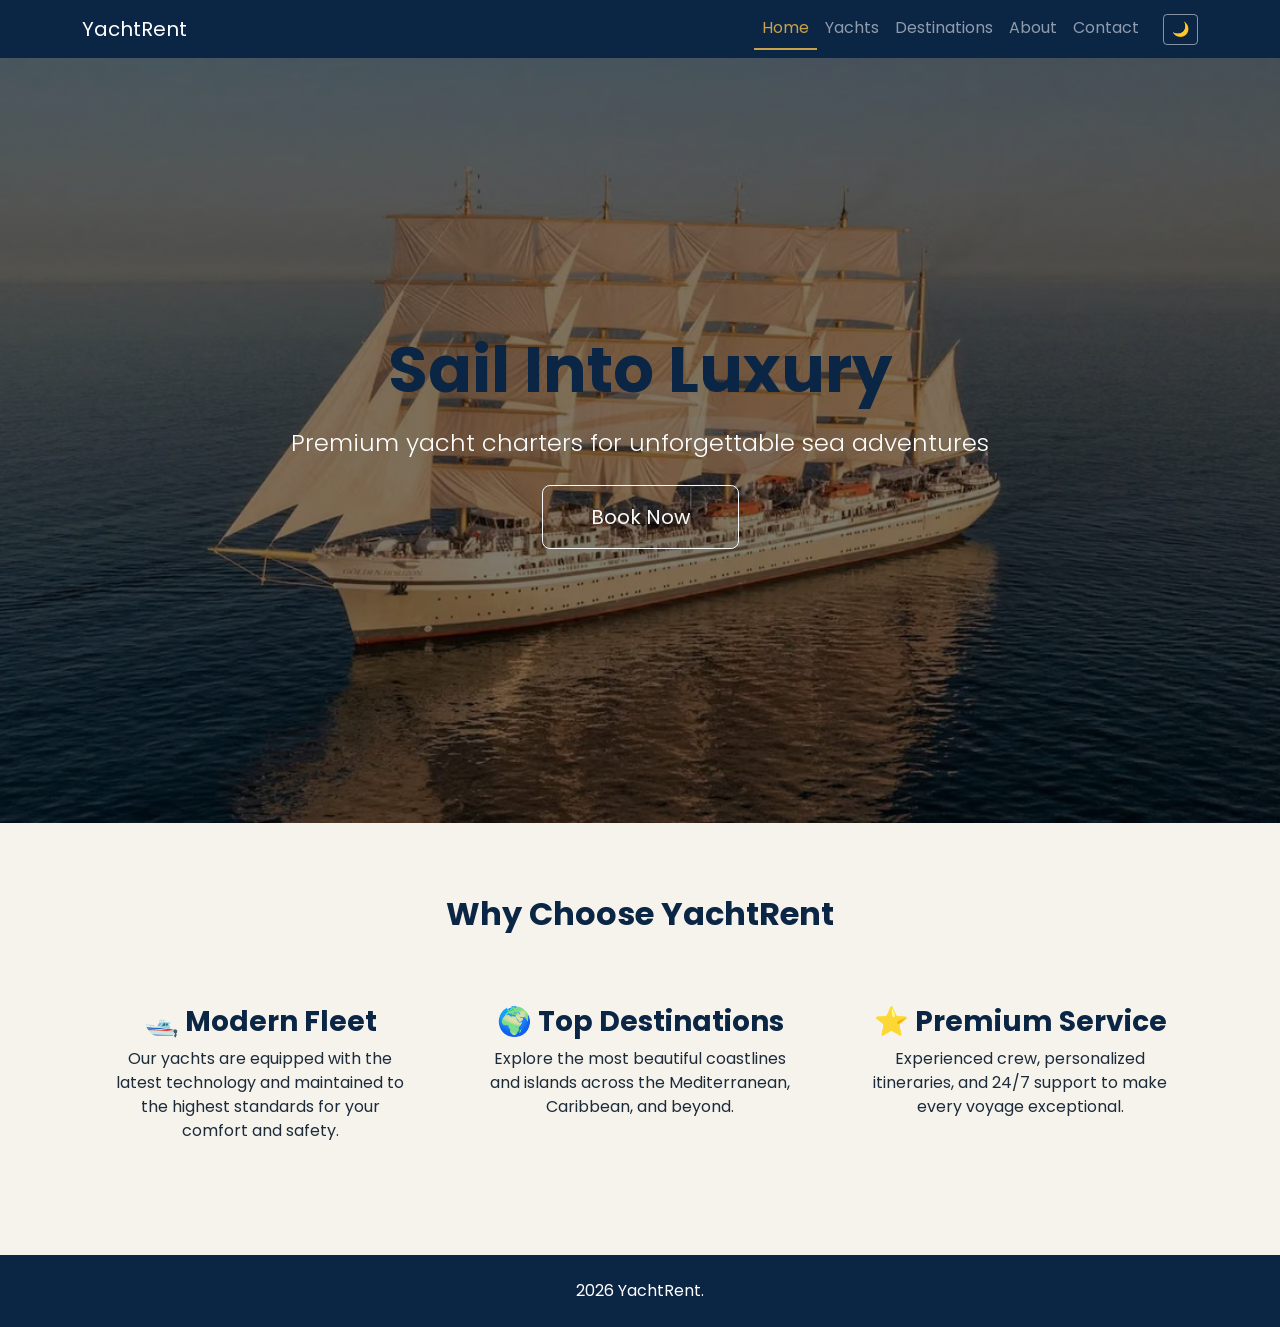
<file: index.html>
<!DOCTYPE html>
<html lang="en">
<head>
    <meta charset="UTF-8">
    <meta name="viewport" content="width=device-width, initial-scale=1.0">
    <title>Yacht Rental — Home</title>
    <link href="https://cdn.jsdelivr.net/npm/bootstrap@5.3.3/dist/css/bootstrap.min.css" rel="stylesheet">
    <link rel="stylesheet" href="css/style.css">
    <script src="js/theme.js"></script>
</head>
<body>

    <header>
        <nav class="navbar navbar-expand-lg navbar-dark bg-dark">
            <div class="container">
                <a class="navbar-brand" href="index.html">YachtRent</a>
                <button class="navbar-toggler" type="button" data-bs-toggle="collapse" data-bs-target="#mainNav">
                    <span class="navbar-toggler-icon"></span>
                </button>
                <div class="collapse navbar-collapse" id="mainNav">
                    <ul class="navbar-nav ms-auto">
                        <li class="nav-item"><a class="nav-link active" href="index.html">Home</a></li>
                        <li class="nav-item"><a class="nav-link" href="yachts.html">Yachts</a></li>
                        <li class="nav-item"><a class="nav-link" href="destinations.html">Destinations</a></li>
                        <li class="nav-item"><a class="nav-link" href="about.html">About</a></li>
                        <li class="nav-item"><a class="nav-link" href="contact.html">Contact</a></li>
                    </ul>
                    <button type="button" id="theme-toggle" class="btn btn-sm text-white theme-btn ms-lg-3 mt-2 mt-lg-0">🌙</button>
                </div>
            </div>
        </nav>
    </header>

    <main>

        <section class="hero-section text-white text-center d-flex align-items-center" style="background: linear-gradient(rgba(0,0,0,0.5), rgba(0,0,0,0.5)), url('images/golden.png') center/cover no-repeat; min-height: 85vh;">
            <div class="container">
                <h1 class="display-3 fw-bold mb-3">Sail Into Luxury</h1>
                <p class="lead fs-4 mb-4">Premium yacht charters for unforgettable sea adventures</p>
                <a href="contact.html" class="btn btn-lg btn-outline-light px-5 py-3">Book Now</a>
            </div>
        </section>


        <section class="container my-5 py-4">
            <h2 class="text-center mb-5">Why Choose YachtRent</h2>
            <div class="row text-center g-4">
                <div class="col-12 col-md-4">
                    <div class="p-4">
                        <h3>🛥️ Modern Fleet</h3>
                        <p>Our yachts are equipped with the latest technology and maintained to the highest standards for your comfort and safety.</p>
                    </div>
                </div>
                <div class="col-12 col-md-4">
                    <div class="p-4">
                        <h3>🌍 Top Destinations</h3>
                        <p>Explore the most beautiful coastlines and islands across the Mediterranean, Caribbean, and beyond.</p>
                    </div>
                </div>
                <div class="col-12 col-md-4">
                    <div class="p-4">
                        <h3>⭐ Premium Service</h3>
                        <p>Experienced crew, personalized itineraries, and 24/7 support to make every voyage exceptional.</p>
                    </div>
                </div>
            </div>
        </section>
    </main>

    <footer class="bg-dark text-white text-center py-4">
        <div class="container">
            <p class="mb-0">2026 YachtRent.</p>
        </div>
    </footer>

    <script src="https://cdn.jsdelivr.net/npm/bootstrap@5.3.3/dist/js/bootstrap.bundle.min.js"></script>
</body>
</html>
</file>
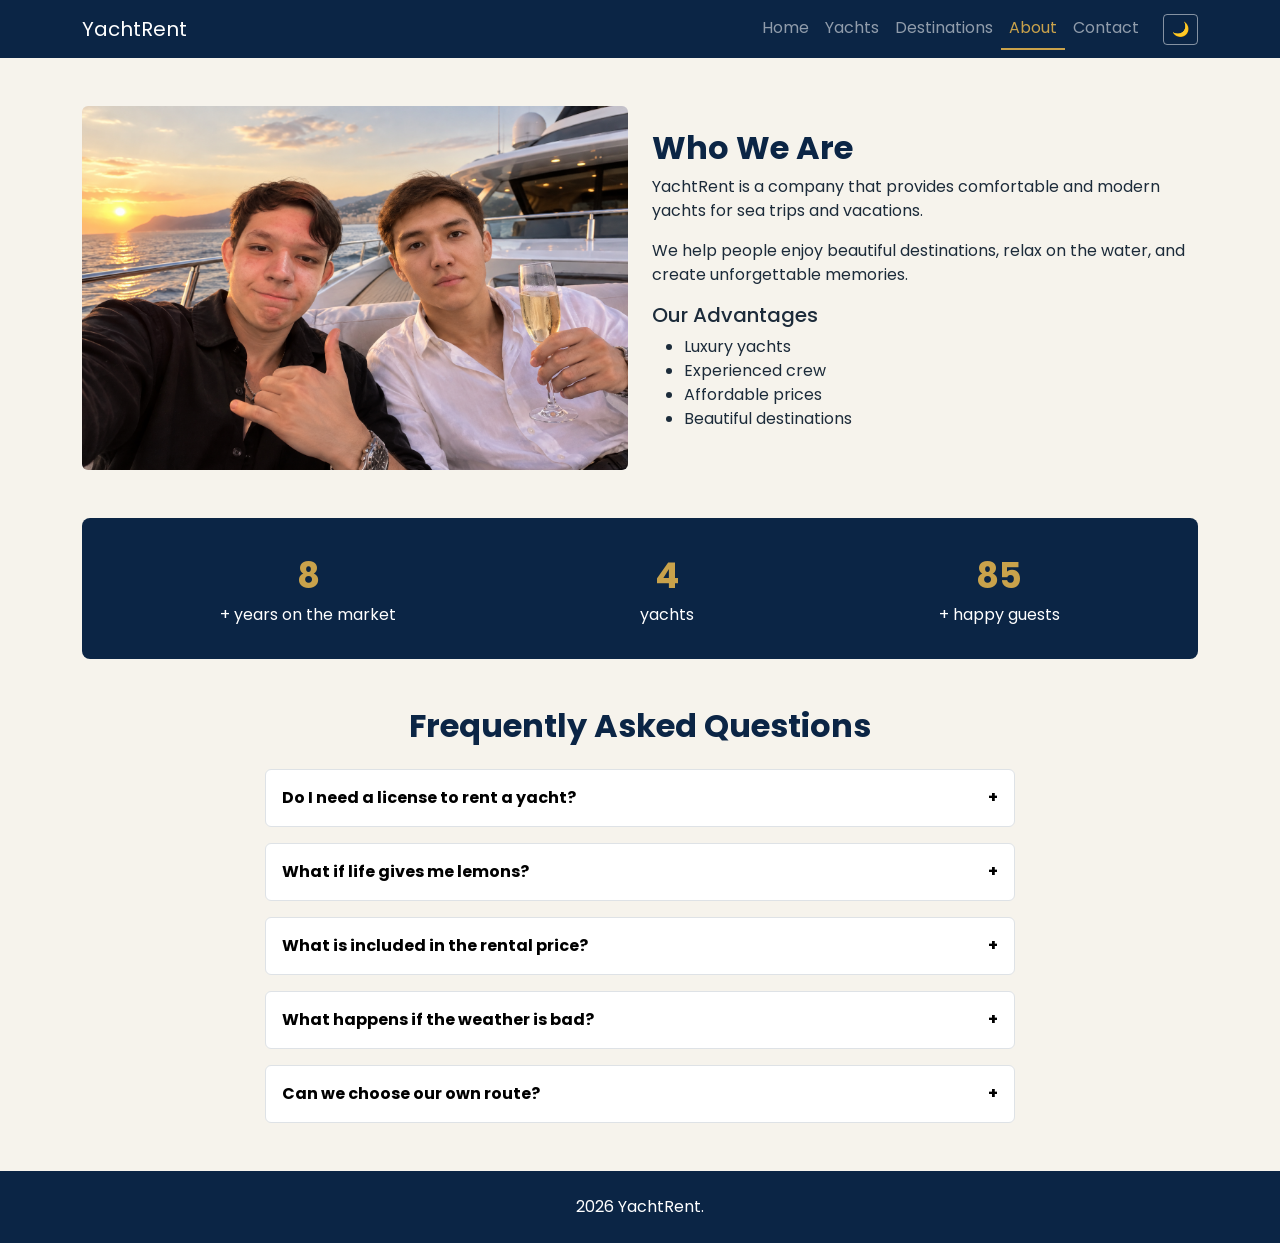
<file: about.html>
<!DOCTYPE html>
<html lang="en">
<head>
    <meta charset="UTF-8">
    <meta name="viewport" content="width=device-width, initial-scale=1.0">
    <title>Yacht Rental — About</title>
    <link href="https://cdn.jsdelivr.net/npm/bootstrap@5.3.3/dist/css/bootstrap.min.css" rel="stylesheet">
    <link rel="stylesheet" href="css/style.css">
    <script src="js/theme.js"></script>
</head>
<body>

    <header>
        <nav class="navbar navbar-expand-lg navbar-dark bg-dark">
            <div class="container">
                <a class="navbar-brand" href="index.html">YachtRent</a>
                <button class="navbar-toggler" type="button" data-bs-toggle="collapse" data-bs-target="#mainNav">
                    <span class="navbar-toggler-icon"></span>
                </button>
                <div class="collapse navbar-collapse" id="mainNav">
                    <ul class="navbar-nav ms-auto">
                        <li class="nav-item"><a class="nav-link" href="index.html">Home</a></li>
                        <li class="nav-item"><a class="nav-link" href="yachts.html">Yachts</a></li>
                        <li class="nav-item"><a class="nav-link" href="destinations.html">Destinations</a></li>
                        <li class="nav-item"><a class="nav-link active" href="about.html">About</a></li>
                        <li class="nav-item"><a class="nav-link" href="contact.html">Contact</a></li>
                    </ul>
                    <button type="button" id="theme-toggle" class="btn btn-sm text-white theme-btn ms-lg-3 mt-2 mt-lg-0">🌙</button>
                </div>
            </div>
        </nav>
    </header>

    <main class="container my-5">
        <section class="row align-items-center mb-5">
            <div class="col-md-6 mb-4 mb-md-0">
                <img src="images/werich.png" class="img-fluid rounded" alt="Yacht at sea">
            </div>
            <div class="col-md-6">
                <h2>Who We Are</h2>
                <p>YachtRent is a company that provides comfortable and modern yachts for sea trips and vacations.</p>
                <p>We help people enjoy beautiful destinations, relax on the water, and create unforgettable memories.</p>
                <h3 class="h5">Our Advantages</h3>
                <ul>
                    <li>Luxury yachts</li>
                    <li>Experienced crew</li>
                    <li>Affordable prices</li>
                    <li>Beautiful destinations</li>
                </ul>
            </div>
        </section>

        <section class="stats mb-5">
            <div class="stat"><span class="stat-number" data-target="10">0</span>+ years on the market</div>
            <div class="stat"><span class="stat-number" data-target="5">0</span> yachts</div>
            <div class="stat"><span class="stat-number" data-target="100">0</span>+ happy guests</div>
        </section>

        <section class="my-5" id="faq">
            <h2 class="text-center mb-4">Frequently Asked Questions</h2>
            <div class="faq-list mx-auto" style="max-width: 750px;">
                <div class="faq-item border rounded mb-3 bg-white">
                    <button class="faq-question w-100 text-start p-3 fw-bold border-0 bg-transparent d-flex justify-content-between align-items-center" type="button">
                        <span>Do I need a license to rent a yacht?</span>
                        <span class="faq-icon">+</span>
                    </button>
                    <div class="faq-answer p-3 border-top text-muted" style="display: none;">
                        No, all our yachts include a professional licensed captain and crew, so you can relax and enjoy the trip.
                    </div>
                </div>
                <div class="faq-item border rounded mb-3 bg-white">
                    <button class="faq-question w-100 text-start p-3 fw-bold border-0 bg-transparent d-flex justify-content-between align-items-center" type="button">
                        <span>What if life gives me lemons?</span>
                        <span class="faq-icon">+</span>
                    </button>
                    <div class="faq-answer p-3 border-top text-muted" style="display: none;">
                        When life gives you lemons? Don't make lemonade. Make life take the lemons back! Get mad!
                    </div>
                </div>
                <div class="faq-item border rounded mb-3 bg-white">
                    <button class="faq-question w-100 text-start p-3 fw-bold border-0 bg-transparent d-flex justify-content-between align-items-center" type="button">
                        <span>What is included in the rental price?</span>
                        <span class="faq-icon">+</span>
                    </button>
                    <div class="faq-answer p-3 border-top text-muted" style="display: none;">
                        The price includes the yacht, fuel for standard routes, captain services, safety gear, and soft drinks.
                    </div>
                </div>
                <div class="faq-item border rounded mb-3 bg-white">
                    <button class="faq-question w-100 text-start p-3 fw-bold border-0 bg-transparent d-flex justify-content-between align-items-center" type="button">
                        <span>What happens if the weather is bad?</span>
                        <span class="faq-icon">+</span>
                    </button>
                    <div class="faq-answer p-3 border-top text-muted" style="display: none;">
                        If weather conditions are unsafe, our captain will reschedule your voyage or issue a full refund.
                    </div>
                </div>
                <div class="faq-item border rounded mb-3 bg-white">
                    <button class="faq-question w-100 text-start p-3 fw-bold border-0 bg-transparent d-flex justify-content-between align-items-center" type="button">
                        <span>Can we choose our own route?</span>
                        <span class="faq-icon">+</span>
                    </button>
                    <div class="faq-answer p-3 border-top text-muted" style="display: none;">
                        Yes, you can customize your route with the captain before departure, including swim stops and sightseeing.
                    </div>
                </div>
            </div>
        </section>
    </main>

    <footer class="bg-dark text-white text-center py-4">
        <div class="container">
            <p class="mb-0">2026 YachtRent.</p>
        </div>
    </footer>
    <script src="https://code.jquery.com/jquery-3.7.1.min.js"></script>
    <script src="https://cdn.jsdelivr.net/npm/bootstrap@5.3.3/dist/js/bootstrap.bundle.min.js"></script>
    <script src="js/jq-effects.js"></script>
</body>
</html>
</file>
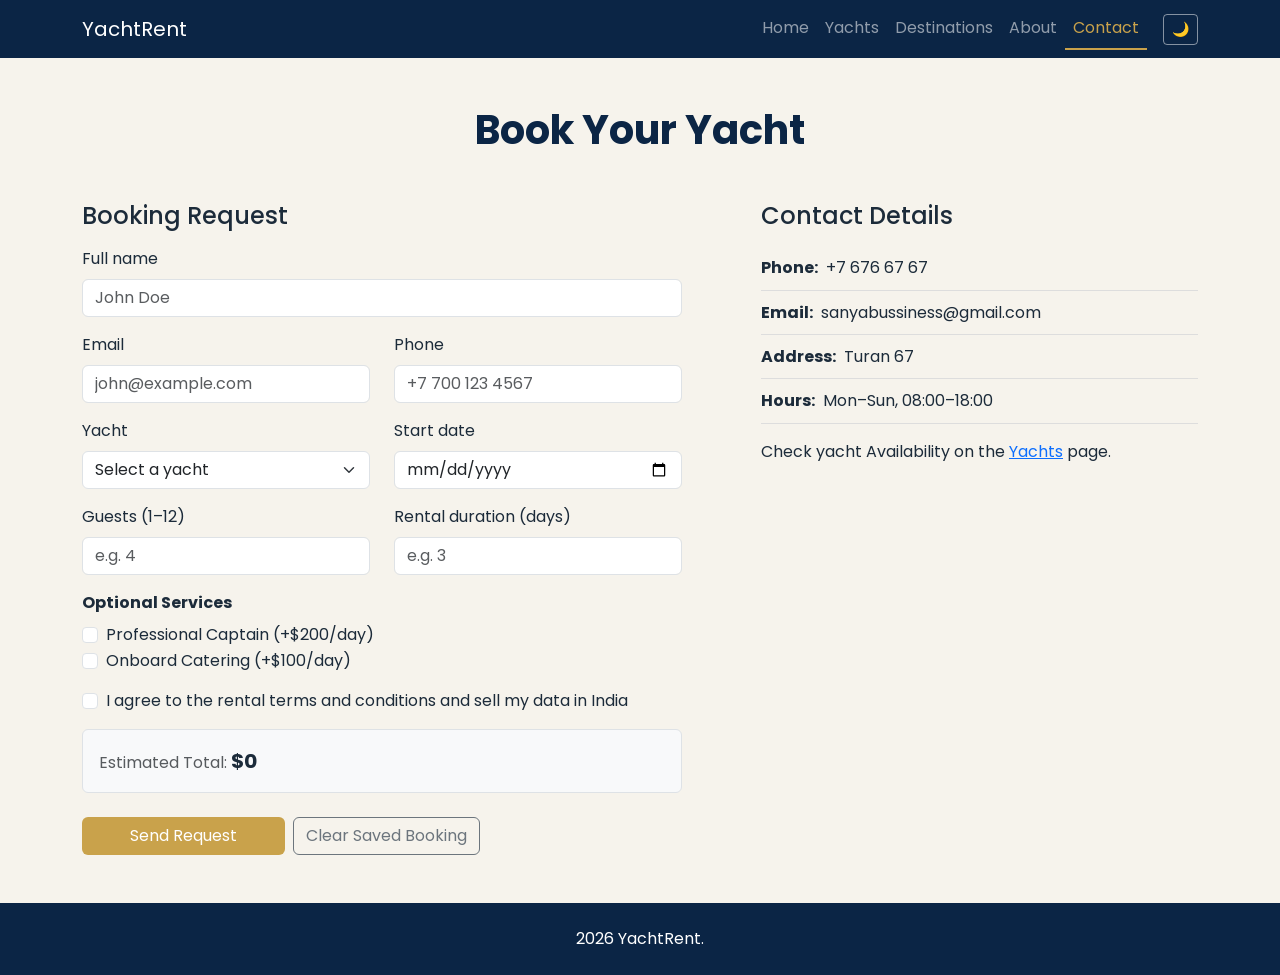
<file: contact.html>
<!DOCTYPE html>
<html lang="en">
<head>
    <meta charset="UTF-8">
    <meta name="viewport" content="width=device-width, initial-scale=1.0">
    <title>Yacht Rental — Contact</title>
    <link href="https://cdn.jsdelivr.net/npm/bootstrap@5.3.3/dist/css/bootstrap.min.css" rel="stylesheet">
    <link rel="stylesheet" href="css/style.css">
    <script src="js/theme.js"></script>
</head>
<body>

    <header>
        <nav class="navbar navbar-expand-lg navbar-dark bg-dark">
            <div class="container">
                <a class="navbar-brand" href="index.html">YachtRent</a>
                <button class="navbar-toggler" type="button" data-bs-toggle="collapse" data-bs-target="#mainNav">
                    <span class="navbar-toggler-icon"></span>
                </button>
                <div class="collapse navbar-collapse" id="mainNav">
                    <ul class="navbar-nav ms-auto">
                        <li class="nav-item"><a class="nav-link" href="index.html">Home</a></li>
                        <li class="nav-item"><a class="nav-link" href="yachts.html">Yachts</a></li>
                        <li class="nav-item"><a class="nav-link" href="destinations.html">Destinations</a></li>
                        <li class="nav-item"><a class="nav-link" href="about.html">About</a></li>
                        <li class="nav-item"><a class="nav-link active" href="contact.html">Contact</a></li>
                    </ul>
                    <button type="button" id="theme-toggle" class="btn btn-sm text-white theme-btn ms-lg-3 mt-2 mt-lg-0">🌙</button>
                </div>
            </div>
        </nav>
    </header>

    <main class="container my-5">

        <h1 class="text-center mb-5">Book Your Yacht</h1>

        <div class="row g-5">
            <section class="col-12 col-lg-7">
                <h2 class="h4 mb-3">Booking Request</h2>
                <div id="booking-success" class="alert alert-success d-none" role="alert">
                    Thank you! Your booking request has been submitted successfully. We will contact you shortly.
                </div>
                <form action="#" method="post" id="booking-form" novalidate>
                    <div class="mb-3">
                        <label for="name" class="form-label">Full name</label>
                        <input type="text" class="form-control" id="name" name="name" placeholder="John Doe">
                        <div class="invalid-feedback"></div>
                    </div>
                    <div class="row">
                        <div class="col-md-6 mb-3">
                            <label for="email" class="form-label">Email</label>
                            <input type="email" class="form-control" id="email" name="email" placeholder="john@example.com">
                            <div class="invalid-feedback"></div>
                        </div>
                        <div class="col-md-6 mb-3">
                            <label for="phone" class="form-label">Phone</label>
                            <input type="tel" class="form-control" id="phone" name="phone" placeholder="+7 700 123 4567">
                            <div class="invalid-feedback"></div>
                        </div>
                    </div>
                    <div class="row">
                        <div class="col-md-6 mb-3">
                            <label for="yacht" class="form-label">Yacht</label>
                            <select class="form-select" id="yacht" name="yacht">
                                <option value="">Select a yacht</option>
                                <option value="Azure Spirit">Azure Spirit</option>
                                <option value="Ocean Pearl">Ocean Pearl</option>
                                <option value="Golden Horizon">Golden Horizon</option>
                                <option value="Sea Breeze">Sea Breeze</option>
                                <option value="Royal Wave">Royal Wave</option>
                            </select>
                            <div class="invalid-feedback"></div>
                        </div>
                        <div class="col-md-6 mb-3">
                            <label for="date" class="form-label">Start date</label>
                            <input type="date" class="form-control" id="date" name="date">
                            <div class="invalid-feedback"></div>
                        </div>
                    </div>
                    <div class="row">
                        <div class="col-md-6 mb-3">
                            <label for="guests" class="form-label">Guests (1–12)</label>
                            <input type="number" class="form-control" id="guests" name="guests" min="1" max="12" placeholder="e.g. 4">
                            <div class="invalid-feedback"></div>
                        </div>
                        <div class="col-md-6 mb-3">
                            <label for="days" class="form-label">Rental duration (days)</label>
                            <input type="number" class="form-control" id="days" name="days" min="1" placeholder="e.g. 3">
                            <div class="invalid-feedback"></div>
                        </div>
                    </div>
                    <div class="mb-3">
                        <label class="form-label fw-bold">Optional Services</label>
                        <div class="form-check">
                            <input class="form-check-input" type="checkbox" id="service-captain" name="service-captain">
                            <label class="form-check-label" for="service-captain">
                                Professional Captain (+$200/day)
                            </label>
                        </div>
                        <div class="form-check">
                            <input class="form-check-input" type="checkbox" id="service-catering" name="service-catering">
                            <label class="form-check-label" for="service-catering">
                                Onboard Catering (+$100/day)
                            </label>
                        </div>
                    </div>
                    <div class="form-check mb-3">
                        <input class="form-check-input" type="checkbox" id="terms" name="terms">
                        <label class="form-check-label" for="terms">
                            I agree to the rental terms and conditions and sell my data in India
                        </label>
                        <div class="invalid-feedback"></div>
                    </div>
                    <div class="p-3 bg-light rounded border mb-4">
                        <span class="text-muted">Estimated Total: </span>
                        <strong id="total-price" class="fs-5">$0</strong>
                    </div>
                    <div class="d-flex flex-wrap gap-2">
                        <button type="submit" class="btn btn-gold px-5">Send Request</button>
                        <button type="button" class="btn btn-outline-secondary" id="clear-draft-btn">Clear Saved Booking</button>
                    </div>
                </form>
            </section>

            <section class="col-12 col-lg-5">
                <h2 class="h4 mb-3">Contact Details</h2>
                <ul class="contact-info list-unstyled">
                    <li><strong>Phone:</strong> +7 676 67 67</li>
                    <li><strong>Email:</strong> sanyabussiness@gmail.com</li>
                    <li><strong>Address:</strong> Turan 67</li>
                    <li><strong>Hours:</strong> Mon–Sun, 08:00–18:00</li>
                </ul>
                <p>Check yacht Availability on the <a href="yachts.html">Yachts</a> page.</p>
            </section>
        </div>

    </main>

    <footer class="bg-dark text-white text-center py-4">
        <div class="container">
            <p class="mb-0">2026 YachtRent.</p>
        </div>
    </footer>

    <script src="https://code.jquery.com/jquery-3.7.1.min.js"></script>
    <script src="https://cdn.jsdelivr.net/npm/bootstrap@5.3.3/dist/js/bootstrap.bundle.min.js"></script>
    <script src="js/yacht.js"></script>
    <script src="js/data.js"></script>
    <script src="js/validation.js"></script>
    <script src="js/jq-effects.js"></script>
</body>
</html>
</file>
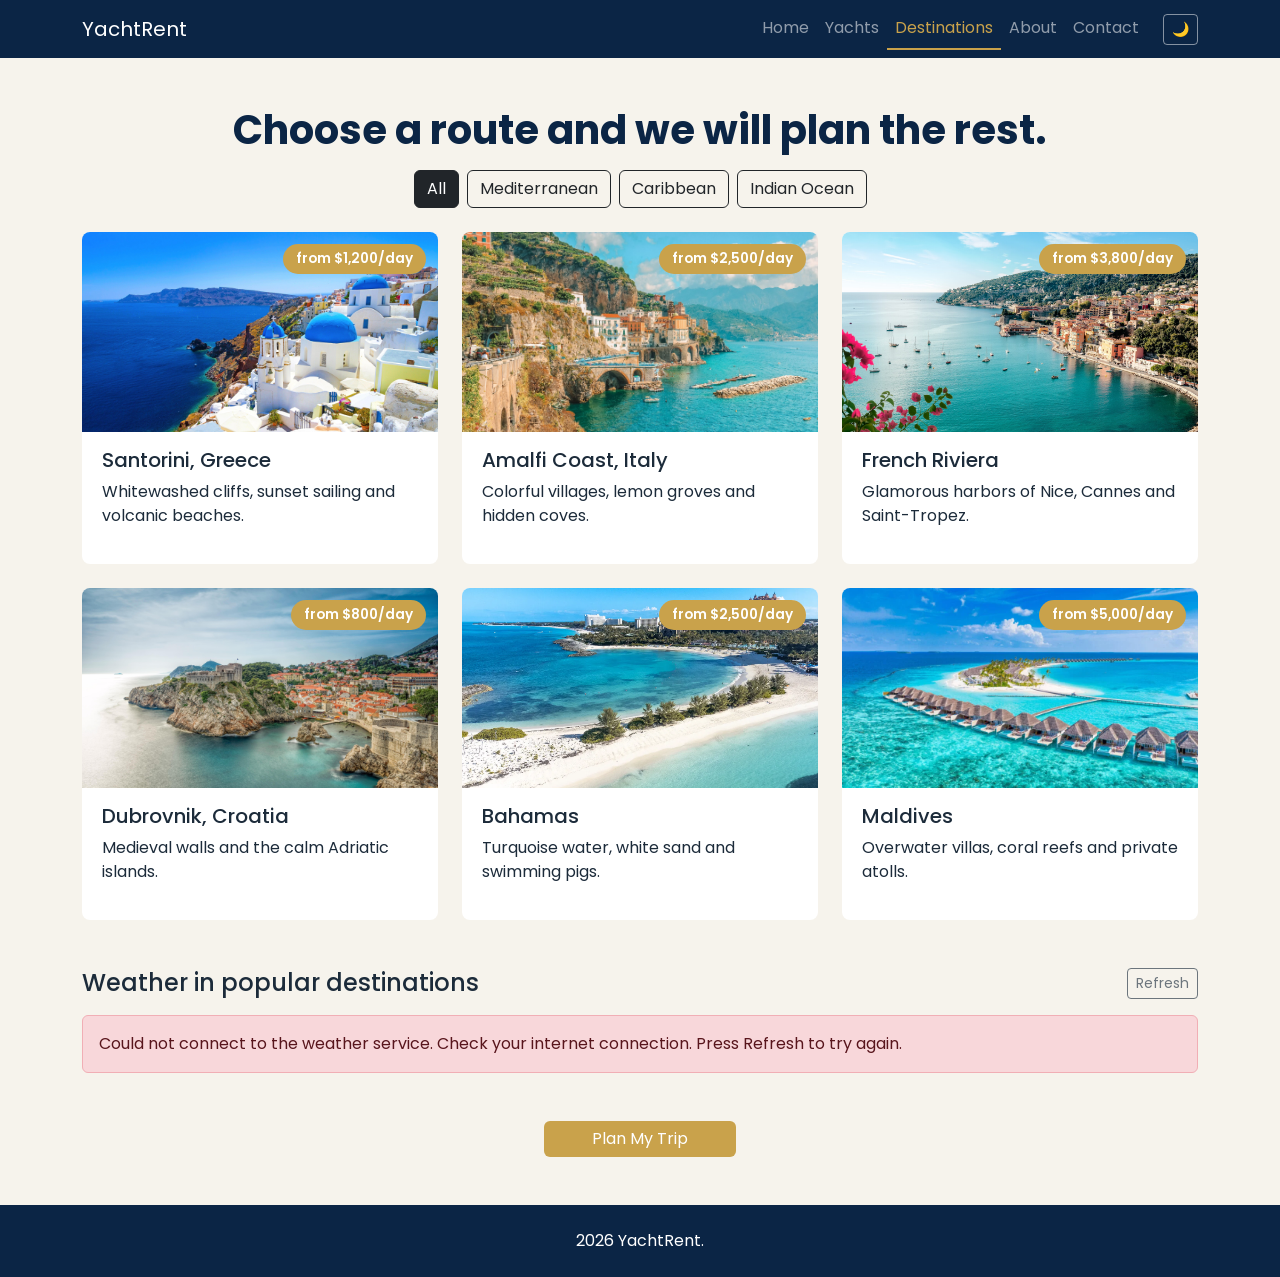
<file: destinations.html>
<!DOCTYPE html>
<html lang="en">
<head>
    <meta charset="UTF-8">
    <meta name="viewport" content="width=device-width, initial-scale=1.0">
    <title>Yacht Rental — Destinations</title>
    <link href="https://cdn.jsdelivr.net/npm/bootstrap@5.3.3/dist/css/bootstrap.min.css" rel="stylesheet">
    <link rel="stylesheet" href="css/style.css">
    <script src="js/theme.js"></script>
</head>
<body>

    <header>
        <nav class="navbar navbar-expand-lg navbar-dark bg-dark">
            <div class="container">
                <a class="navbar-brand" href="index.html">YachtRent</a>
                <button class="navbar-toggler" type="button" data-bs-toggle="collapse" data-bs-target="#mainNav">
                    <span class="navbar-toggler-icon"></span>
                </button>
                <div class="collapse navbar-collapse" id="mainNav">
                    <ul class="navbar-nav ms-auto">
                        <li class="nav-item"><a class="nav-link" href="index.html">Home</a></li>
                        <li class="nav-item"><a class="nav-link" href="yachts.html">Yachts</a></li>
                        <li class="nav-item"><a class="nav-link active" href="destinations.html">Destinations</a></li>
                        <li class="nav-item"><a class="nav-link" href="about.html">About</a></li>
                        <li class="nav-item"><a class="nav-link" href="contact.html">Contact</a></li>
                    </ul>
                    <button type="button" id="theme-toggle" class="btn btn-sm text-white theme-btn ms-lg-3 mt-2 mt-lg-0">🌙</button>
                </div>
            </div>
        </nav>
    </header>

    <main class="container my-5">

        <h1 class="text-center mb-3">Choose a route and we will plan the rest.</h1>

        <div class="d-flex justify-content-center flex-wrap gap-2 mb-4" id="region-filters">
            <button type="button" class="btn btn-outline-dark active" data-region="all">All</button>
            <button type="button" class="btn btn-outline-dark" data-region="Mediterranean">Mediterranean</button>
            <button type="button" class="btn btn-outline-dark" data-region="Caribbean">Caribbean</button>
            <button type="button" class="btn btn-outline-dark" data-region="Indian Ocean">Indian Ocean</button>
        </div>

        <section class="destinations-grid" id="routes"></section>
        <section class="mt-5" id="weather-section" aria-labelledby="weather-title">
            <div class="d-flex justify-content-between align-items-center flex-wrap gap-2 mb-3">
                <h2 class="h4 mb-0" id="weather-title">Weather in popular destinations</h2>
                <button type="button" class="btn btn-outline-secondary btn-sm" id="weather-refresh">Refresh</button>
            </div>
            <div id="weather-status" role="status" aria-live="polite"></div>
            <div class="row g-3" id="weather-list"></div>
        </section>
        <section class="text-center mt-5">
            <a href="contact.html" class="btn btn-gold px-5">Plan My Trip</a>
        </section>

    </main>

    <footer class="bg-dark text-white text-center py-4">
        <div class="container">
            <p class="mb-0">2026 YachtRent.</p>
        </div>
    </footer>

    <script src="https://cdn.jsdelivr.net/npm/bootstrap@5.3.3/dist/js/bootstrap.bundle.min.js"></script>
    <script src="js/yacht.js"></script>
    <script src="js/data.js"></script>
    <script src="js/destinations.js"></script>
    <script src="js/weather.js"></script>
</body>
</html>
</file>
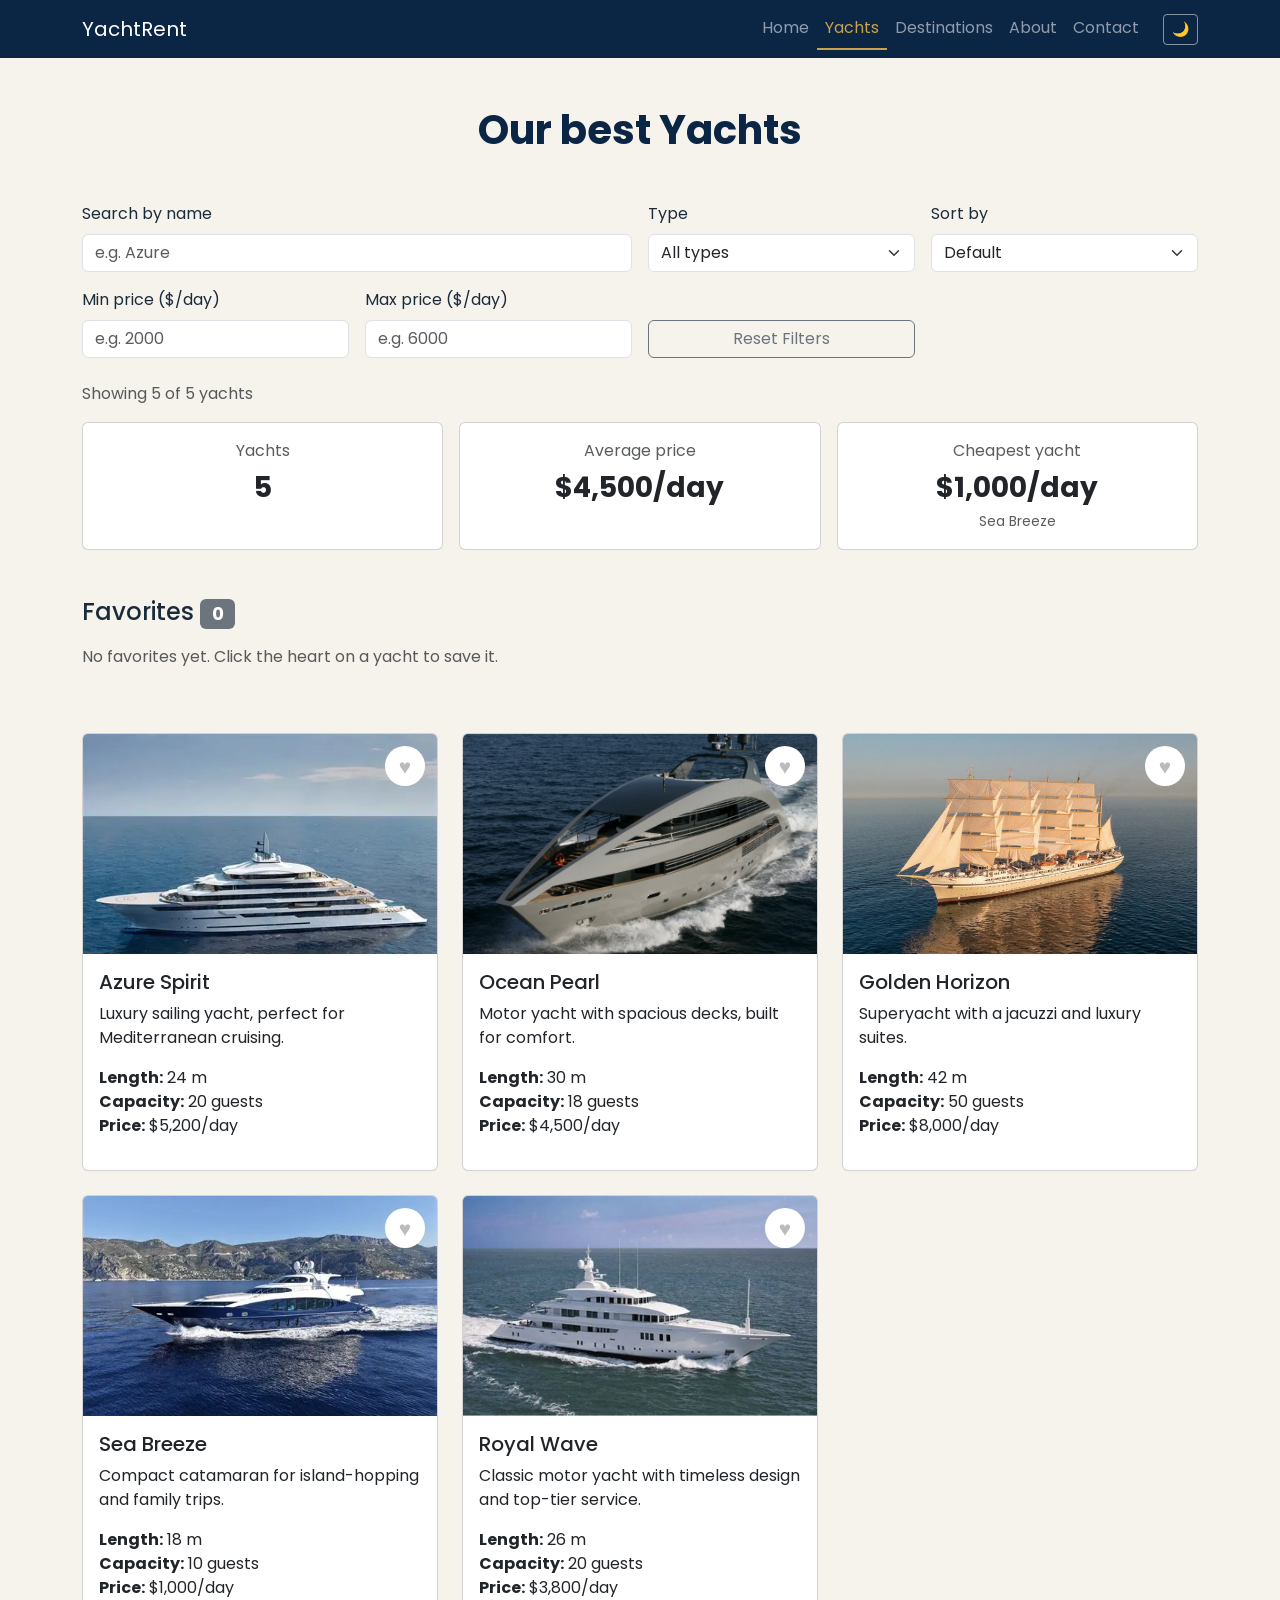
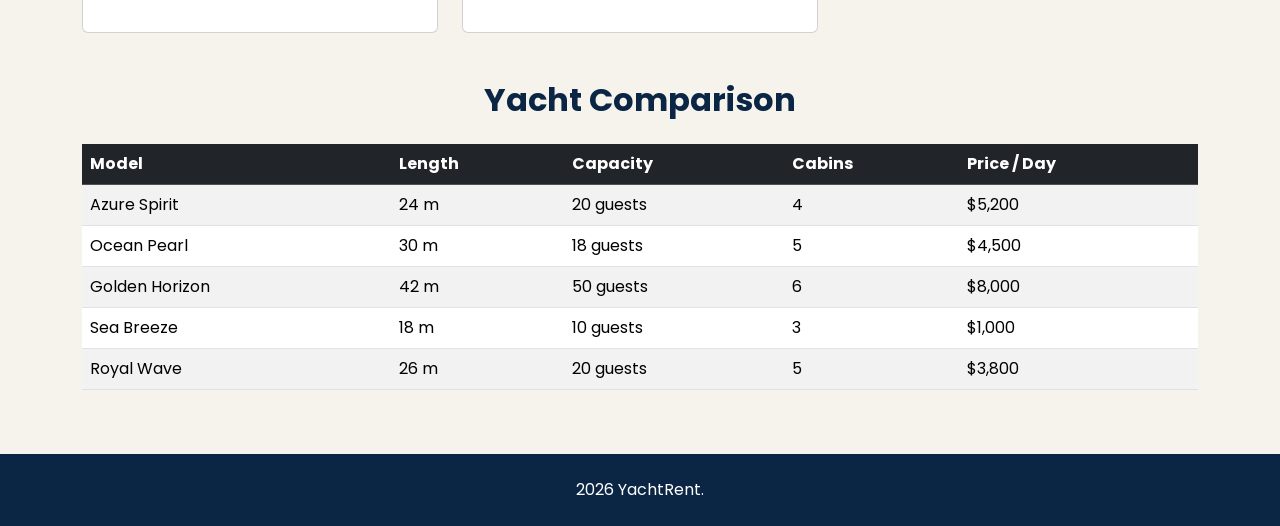
<file: yachts.html>
<!DOCTYPE html>
<html lang="en">
<head>
    <meta charset="UTF-8">
    <meta name="viewport" content="width=device-width, initial-scale=1.0">
    <title>Yacht Rental — Yachts</title>
    <link href="https://cdn.jsdelivr.net/npm/bootstrap@5.3.3/dist/css/bootstrap.min.css" rel="stylesheet">
    <link rel="stylesheet" href="css/style.css">
    <script src="js/theme.js"></script>
</head>
<body>

    <header>
        <nav class="navbar navbar-expand-lg navbar-dark bg-dark">
            <div class="container">
                <a class="navbar-brand" href="index.html">YachtRent</a>
                <button class="navbar-toggler" type="button" data-bs-toggle="collapse" data-bs-target="#mainNav">
                    <span class="navbar-toggler-icon"></span>
                </button>
                <div class="collapse navbar-collapse" id="mainNav">
                    <ul class="navbar-nav ms-auto">
                        <li class="nav-item"><a class="nav-link" href="index.html">Home</a></li>
                        <li class="nav-item"><a class="nav-link active" href="yachts.html">Yachts</a></li>
                        <li class="nav-item"><a class="nav-link" href="destinations.html">Destinations</a></li>
                        <li class="nav-item"><a class="nav-link" href="about.html">About</a></li>
                        <li class="nav-item"><a class="nav-link" href="contact.html">Contact</a></li>
                    </ul>
                    <button type="button" id="theme-toggle" class="btn btn-sm text-white theme-btn ms-lg-3 mt-2 mt-lg-0">🌙</button>
                </div>
            </div>
        </nav>
    </header>

    <main class="container my-5">

        <h1 class="text-center mb-5">Our best Yachts</h1>

        <form class="row g-3 mb-4" id="yacht-controls">
            <div class="col-12 col-md-6">
                <label for="search" class="form-label">Search by name</label>
                <input type="search" class="form-control" id="search" placeholder="e.g. Azure">
            </div>
            <div class="col-6 col-md-3">
                <label for="type-filter" class="form-label">Type</label>
                <select class="form-select" id="type-filter">
                    <option value="all">All types</option>
                    <option value="sailing">Sailing</option>
                    <option value="motor">Motor</option>
                    <option value="superyacht">Superyacht</option>
                    <option value="catamaran">Catamaran</option>
                </select>
            </div>
            <div class="col-6 col-md-3">
                <label for="sort" class="form-label">Sort by</label>
                <select class="form-select" id="sort">
                    <option value="default">Default</option>
                    <option value="price-asc">Price: low to high</option>
                    <option value="price-desc">Price: high to low</option>
                </select>
            </div>
            <div class="col-6 col-md-3">
                <label for="min-price" class="form-label">Min price ($/day)</label>
                <input type="number" class="form-control" id="min-price" placeholder="e.g. 2000" min="0">
            </div>
            <div class="col-6 col-md-3">
                <label for="max-price" class="form-label">Max price ($/day)</label>
                <input type="number" class="form-control" id="max-price" placeholder="e.g. 6000" min="0">
            </div>
            <div class="col-12 col-md-3 d-flex align-items-end">
                <button type="button" class="btn btn-outline-secondary w-100" id="reset-filters-btn">Reset Filters</button>
            </div>
        </form>

        <div class="d-flex justify-content-between align-items-center mb-3">
            <p class="text-muted mb-0" id="yacht-count">Showing 5 of 5 yachts</p>
        </div>

        <section class="row g-3 mb-5" id="yacht-stats" aria-label="Yacht statistics">
            <div class="col-12 col-md-4">
                <div class="card h-100 text-center">
                    <div class="card-body">
                        <p class="text-muted mb-1">Yachts</p>
                        <p class="fs-3 fw-bold mb-0" id="stat-count">0</p>
                    </div>
                </div>
            </div>
            <div class="col-12 col-md-4">
                <div class="card h-100 text-center">
                    <div class="card-body">
                        <p class="text-muted mb-1">Average price</p>
                        <p class="fs-3 fw-bold mb-0" id="stat-average">&mdash;</p>
                    </div>
                </div>
            </div>
            <div class="col-12 col-md-4">
                <div class="card h-100 text-center">
                    <div class="card-body">
                        <p class="text-muted mb-1">Cheapest yacht</p>
                        <p class="fs-3 fw-bold mb-0" id="stat-cheapest">&mdash;</p>
                        <small class="text-muted" id="stat-cheapest-name">&nbsp;</small>
                    </div>
                </div>
            </div>
        </section>


        <section class="mb-5">
            <h2 class="h4 mb-3">Favorites <span class="badge bg-secondary" id="favorites-count">0</span></h2>
            <p class="text-muted" id="favorites-empty">No favorites yet. Click the heart on a yacht to save it.</p>
            <ul class="list-group" id="favorites-list"></ul>
        </section>

        <section class="row g-4 mb-5" id="yacht-list"></section>


        <section>
            <h2 class="text-center mb-4">Yacht Comparison</h2>
            <div class="table-responsive">
                <table class="table table-striped table-hover">
                    <thead class="table-dark">
                        <tr>
                            <th>Model</th>
                            <th>Length</th>
                            <th>Capacity</th>
                            <th>Cabins</th>
                            <th>Price / Day</th>
                        </tr>
                    </thead>
                    <tbody id="comparison-body"></tbody>
                </table>
            </div>
        </section>

    </main>

    <footer class="bg-dark text-white text-center py-4">
        <div class="container">
            <p class="mb-0">2026 YachtRent.</p>
        </div>
    </footer>

    <script src="https://cdn.jsdelivr.net/npm/bootstrap@5.3.3/dist/js/bootstrap.bundle.min.js"></script>
    <script src="js/yacht.js"></script>
    <script src="js/data.js"></script>
    <script src="js/yachts.js"></script>
</body>
</html>
</file>
<file: css/style.css>
@import url('https://fonts.googleapis.com/css2?family=Poppins:wght@400;600;700&display=swap');

:root {
    --navy: #0b2545;
    --sea: #13a8b4;
    --gold: #c9a24b;
    --sand: #f6f3ec;
}

body {
    font-family: 'Poppins', sans-serif;
    background-color: var(--sand);
    color: #1c2b3a;
}

h1, h2, h3 { color: var(--navy); font-weight: 700; }

.navbar.bg-dark, footer.bg-dark { background-color: var(--navy) !important; }
.nav-link.active { color: var(--gold) !important; border-bottom: 2px solid var(--gold); }

.btn-gold {
    background-color: var(--gold);
    color: #fff;
    border: none;
    transition: background-color .3s, transform .3s;
}
.btn-gold:hover { background-color: #a98530; color: #fff; transform: translateY(-2px); }

.card:hover { transform: translateY(-6px); box-shadow: 0 10px 25px rgba(11, 37, 69, .2); }
.card-img-top { height: 220px; object-fit: cover; }

footer a:hover { color: var(--gold) !important; }

.contact-info li { display: flex; gap: .5rem; padding: .6rem 0; border-bottom: 1px solid #ddd; }

.stats { display: flex; justify-content: space-around; text-align: center; background: var(--navy); color: #fff; padding: 2rem 1rem; border-radius: 8px; }
.stat-number { display: block; font-size: 2.2rem; font-weight: 700; color: var(--gold); }

.destinations-grid { display: grid; grid-template-columns: repeat(3, 1fr); gap: 1.5rem; }
.destination-card { background: #fff; border-radius: 8px; overflow: hidden; transition: transform .3s, box-shadow .3s; }
.destination-card:hover { transform: translateY(-6px); box-shadow: 0 10px 25px rgba(11, 37, 69, .2); }
.destination-img { position: relative; }
.destination-img img { width: 100%; height: 200px; object-fit: cover; display: block; }
.price-badge { position: absolute; top: 12px; right: 12px; background: var(--gold); color: #fff; padding: .3rem .8rem; border-radius: 20px; font-size: .85rem; font-weight: 600; }
.destination-body { padding: 1rem 1.25rem 1.25rem; }
#booking-form { max-width: 600px; }

@media (max-width: 992px) {
    .destinations-grid { grid-template-columns: repeat(2, 1fr); }
    .hero-section h1 { font-size: 2.5rem; }
}

@media (max-width: 576px) { 
    .destinations-grid { grid-template-columns: 1fr; }
    .stats { flex-direction: column; gap: 1.5rem; }
    .hero-section h1 { font-size: 2rem; }
    .contact-info li { flex-direction: column; gap: 0; }
}

.btn-heart { position: absolute; top: 12px; right: 12px; z-index: 1; width: 40px; height: 40px; border: none; border-radius: 50%; background: #fff; color: #bbb; font-size: 1.3rem; cursor: pointer; transition: color .2s, transform .2s; }
.btn-heart:hover { transform: scale(1.15); }
.btn-heart.active { color: #e0245e; }

.theme-btn { border: 1px solid rgba(255, 255, 255, .5); }

[data-bs-theme="dark"] body { background-color: #0d1b2a; color: #e6e9ee; }
[data-bs-theme="dark"] h1,
[data-bs-theme="dark"] h2,
[data-bs-theme="dark"] h3 { color: #fff; }
[data-bs-theme="dark"] .destination-card { background: #16293f; }
[data-bs-theme="dark"] .stats { border: 1px solid rgba(255, 255, 255, .2); }
[data-bs-theme="dark"] .contact-info li { border-bottom-color: rgba(255, 255, 255, .2); }
[data-bs-theme="dark"] .bg-white,
[data-bs-theme="dark"] .bg-light { background-color: #16293f !important; }
[data-bs-theme="dark"] .btn-outline-dark {
    --bs-btn-color: #e6e9ee; --bs-btn-border-color: #e6e9ee;
    --bs-btn-hover-bg: #e6e9ee; --bs-btn-hover-color: #0d1b2a; --bs-btn-hover-border-color: #e6e9ee;
    --bs-btn-active-bg: #e6e9ee; --bs-btn-active-color: #0d1b2a; --bs-btn-active-border-color: #e6e9ee;
}
</file>
